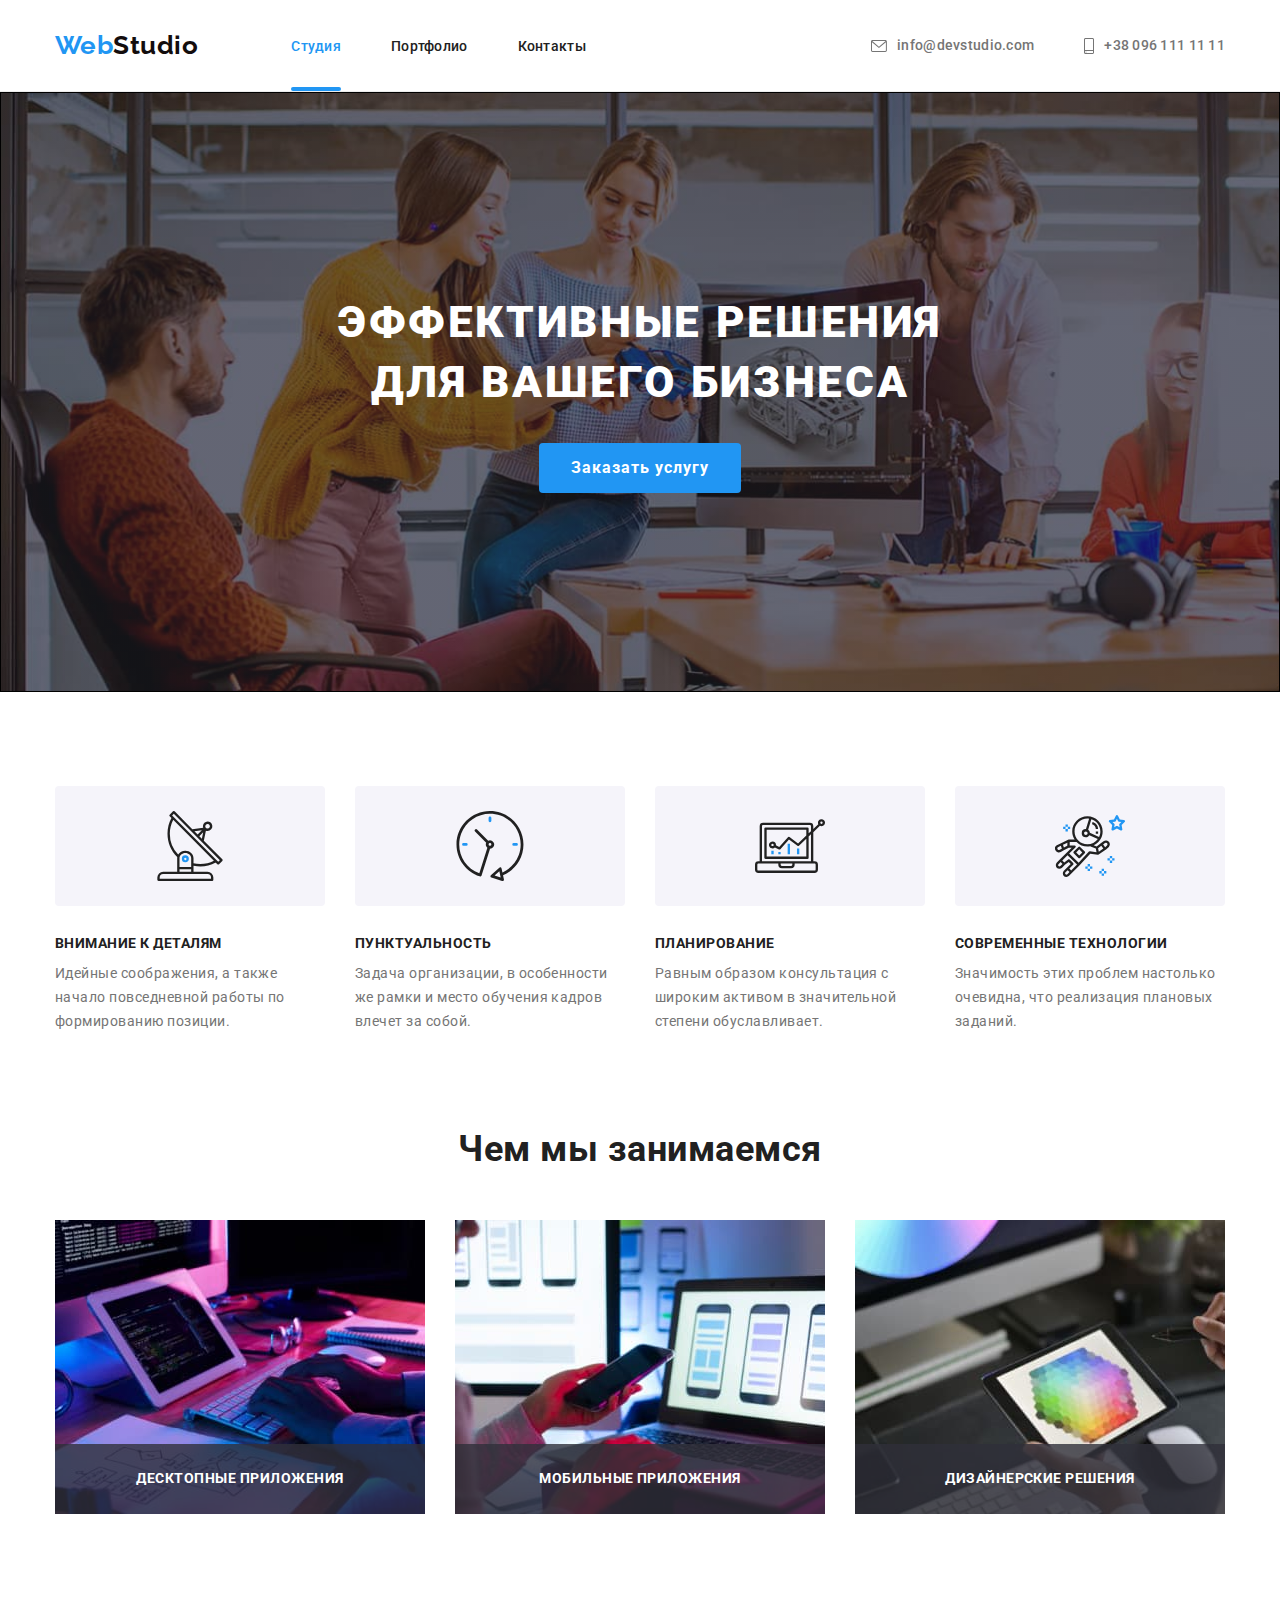
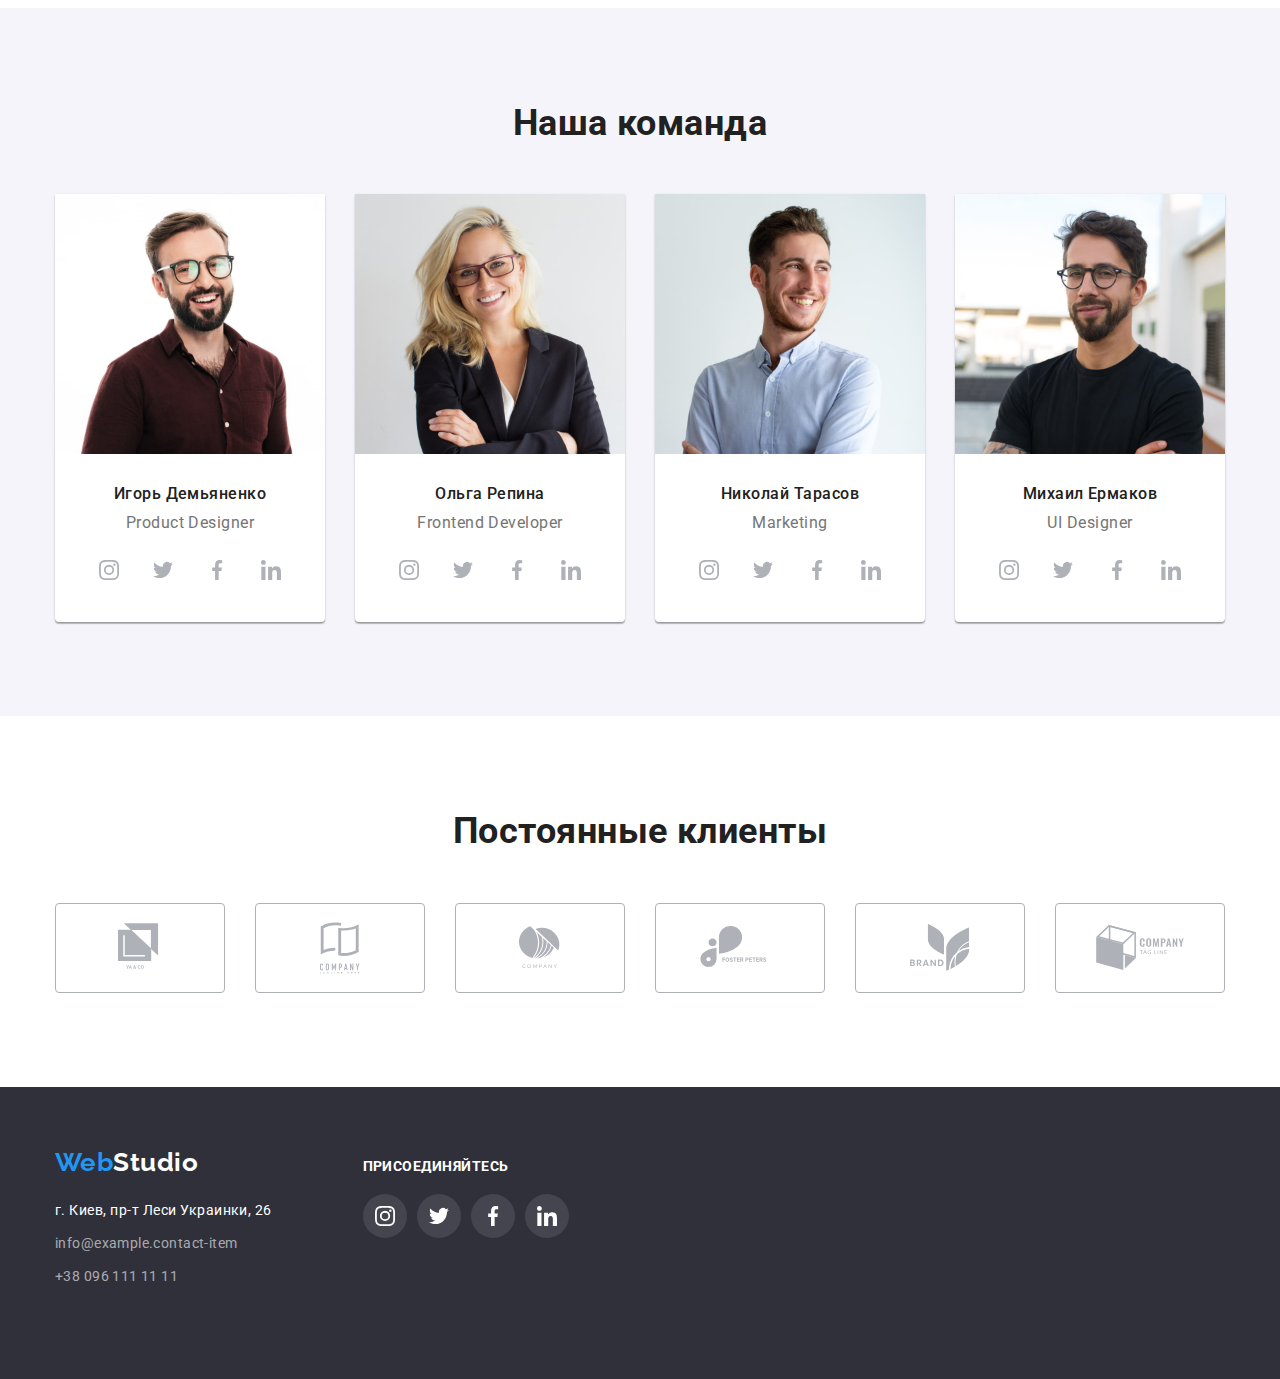
<file: index.html>
<!DOCTYPE html>
<html lang="ru">
<head>
    <meta charset="UTF-8">
    <meta http-equiv="X-UA-Compatible" content="IE=edge">
    <meta name="viewport" content="width=device-width, initial-scale=1.0">
    <title>Студия</title>
    <link rel="stylesheet" href="https://cdnjs.cloudflare.com/ajax/libs/modern-normalize/1.0.0/modern-normalize.min.css">
    <link rel="preconnect" href="https://fonts.gstatic.com">
    <link href="https://fonts.googleapis.com/css2?family=Raleway:wght@700&family=Roboto:wght@400;500;700;900&display=swap" rel="stylesheet">
    <link rel="stylesheet" href="./css/styles.css">
</head>
<body>
    <header>
        <div class="container page-header">
            <nav class="site-nav">
                <a href="./" class="logo" lang="en"> <span class="logo-part">Web</span>Studio</a>
                <ul class="list nav-list">
                    <li class="nav-item"><a href="./index.html" class="link nav-link current">Студия</a></li>
                    <li class="nav-item"><a href="./portfolio.html" class="link nav-link">Портфолио</a></li>
                    <li class="nav-item"><a href="" class="link nav-link">Контакты</a></li>
                </ul>
            </nav>
    
            <ul class="list contacts-list">
                <li><a href="mailto:info@devstudio.com" class="link contact-link">
                    <svg class="contact-icon" width="16" height="12">
                        <use href="./images/studio/icons.svg#icon-envelope"></use>
                    </svg>
                    info@devstudio.com</a>
                </li>
                <li><a href="tel:+380961111111" class="link contact-link">
                    <svg class="contact-icon" width="10" height="16">
                        <use href="./images/studio/icons.svg#icon-smartphone"></use>
                    </svg>
                    +38 096 111 11 11</a>
                </li>
            </ul>
        </div>
    </header>
    <main>
        <section class="hero">
            <div class="container">
                <h1 class="hero-title">Эффективные решения<br>для вашего бизнеса</h1>
                <button type="button" class="button" data-modal-open>Заказать услугу</button>
            </div>
        </section>
        <section class="benefits section">
            <div class="container">
                <h2 class="visually-hidden">Наши преимущества</h2>
                <ul class="list benefits-list grid">
                    <li class="benefits-item grid-item">
                        <div class="benefits-icon">
                            <svg width="70" height="70">
                                <use href="./images/studio/icons.svg#icon-antenna"></use>
                            </svg>
                        </div>
                        <h3 class="benefits-title">Внимание к деталям</h3>
                        <p>Идейные соображения, а также начало повседневной работы по формированию позиции.</p>
                    </li>
                    <li class="benefits-item grid-item">
                        <div class="benefits-icon">
                            <svg width="70" height="70">
                                <use href="./images/studio/icons.svg#icon-clock"></use>
                            </svg>
                        </div>
                        <h3 class="benefits-title">Пунктуальность</h3>
                        <p>Задача организации, в особенности же рамки и место обучения кадров влечет за собой.</p>
                    </li>
                    <li class="benefits-item grid-item">
                        <div class="benefits-icon">
                            <svg width="70" height="70">
                                <use href="./images/studio/icons.svg#icon-diagram"></use>
                            </svg>
                        </div>
                        <h3 class="benefits-title">Планирование</h3>
                        <p>Равным образом консультация с широким активом в значительной степени обуславливает.</p>
                    </li>
                    <li class="benefits-item grid-item">
                        <div class="benefits-icon">
                            <svg width="70" height="70">
                                <use href="./images/studio/icons.svg#icon-astronaut"></use>
                            </svg>
                        </div>
                        <h3 class="benefits-title">Современные технологии</h3>
                        <p>Значимость этих проблем настолько очевидна, что реализация плановых заданий.</p>
                    </li>
                </ul>
            </div>
        </section>
        <section class="work section">
            <div class="container">
                <h2 class="work-title">Чем мы занимаемся</h2>
                <ul class="list grid">
                    <li class="work-item grid-item">
                        <div class="work-item-thumb">
                            <img src="./images/studio/box1.jpg" alt="Программист пишет код на планшете в офисе" width="370">
                            <p class="work-item-name">Десктопные приложения</p>
                        </div>                        
                    </li>
                    <li class="work-item grid-item">
                        <div class="work-item-thumb">
                            <img src="./images/studio/box2.jpg" alt="Веб-дизайнер выбирает на ноутбуке виджеты для экрана мобильного телефона"
                                width="370">
                            <p class="work-item-name">Мобильные приложения</p>
                        </div>
                    </li>
                    <li class="work-item grid-item">
                        <div class="work-item-thumb">
                            <img src="./images/studio/box3.jpg" alt="Веб-дизайнер выборает цвет из палитры на планшете" width="370">
                            <p class="work-item-name">Дизайнерские решения</p>
                        </div>
                    </li>
                </ul>
            </div>          
        </section>
        <section class="team section">
           <div class="container">
                <h2 class="team-title">Наша команда</h2>
                <ul class="list team-list grid">

                    <li class="team-list-item grid-item">
                        <img src="./images/studio/img1.jpg" alt="Улыбающийся парень шатен в рубашке бордового цвета" width="270">
                        <div class="team-item">
                            <h3 class="member-name">Игорь Демьяненко</h3>
                            <p lang="en">Product Designer</p>
                        </div>
                        <ul class="list social-links">
                            <li class="social-links-item">
                                <a href="" class="link social-link" target="_blank" rel="noopener noreferrer" aria-label="Instagram">
                                    <svg class="social-icon" width="20" height="20">
                                        <use href="./images/studio/icons.svg#icon-instagram"></use>
                                    </svg>
                                </a>
                            </li>
                            <li class="social-links-item">
                                <a href="" class="link social-link" target="_blank" rel="noopener noreferrer" aria-label="Twitter">
                                    <svg class="social-icon" width="20" height="20">
                                        <use href="./images/studio/icons.svg#icon-twitter"></use>
                                    </svg>
                                </a>
                            </li>
                            <li class="social-links-item">
                                <a href="" class="social-link" target="_blank" rel="noopener noreferrer" aria-label="Facebook">
                                    <svg class="link social-icon" width="20" height="20">
                                        <use href="./images/studio/icons.svg#icon-facebook"></use>
                                    </svg>
                                </a>
                            </li>
                            <li class="social-links-item">
                                <a href="" class="link social-link" target="_blank" rel="noopener noreferrer" aria-label="Linkedin">
                                    <svg class="social-icon" width="20" height="20">
                                        <use href="./images/studio/icons.svg#icon-linkedin"></use>
                                    </svg>
                                </a>
                            </li>
                        </ul>
                    </li>

                    <li class="team-list-item grid-item">
                        <img src="./images/studio/img2.jpg" alt="Улыбающаяся девушка блондинка в черном пиджаке" width="270">
                        <div class="team-item">
                            <h3 class="member-name">Ольга Репина</h3>
                            <p lang="en">Frontend Developer</p>
                        </div>
                        <ul class="list social-links">
                            <li class="social-links-item">
                                <a href="" class="link social-link" target="_blank" rel="noopener noreferrer" aria-label="Instagram">
                                    <svg class="social-icon" width="20" height="20">
                                        <use href="./images/studio/icons.svg#icon-instagram"></use>
                                    </svg>
                                </a>
                            </li>
                            <li class="social-links-item">
                                <a href="" class="link social-link" target="_blank" rel="noopener noreferrer" aria-label="Twitter">
                                    <svg class="social-icon" width="20" height="20">
                                        <use href="./images/studio/icons.svg#icon-twitter"></use>
                                    </svg>
                                </a>
                            </li>
                            <li class="social-links-item">
                                <a href="" class="link social-link" target="_blank" rel="noopener noreferrer" aria-label="Facebook">
                                    <svg class="social-icon" width="20" height="20">
                                        <use href="./images/studio/icons.svg#icon-facebook"></use>
                                    </svg>
                                </a>
                            </li>
                            <li class="social-links-item">
                                <a href="" class="link social-link" target="_blank" rel="noopener noreferrer" aria-label="Linkedin">
                                    <svg class="social-icon" width="20" height="20">
                                        <use href="./images/studio/icons.svg#icon-linkedin"></use>
                                    </svg>
                                </a>
                            </li>
                        </ul>
                    </li>

                    <li class="team-list-item grid-item">
                        <img src="./images/studio/img3.jpg" alt="Улыбающийся парень шатен в рубашке голубого цвета" width="270">
                        <div class="team-item">
                            <h3 class="member-name">Николай Тарасов</h3>
                            <p lang="en">Marketing</p>
                        </div>
                        <ul class="list social-links">
                            <li class="social-links-item">
                                <a href="" class="link social-link" target="_blank" rel="noopener noreferrer" aria-label="Instagram">
                                    <svg class="social-icon" width="20" height="20">
                                        <use href="./images/studio/icons.svg#icon-instagram"></use>
                                    </svg>
                                </a>
                            </li>
                            <li class="social-links-item">
                                <a href="" class="link social-link" target="_blank" rel="noopener noreferrer" aria-label="Twitter">
                                    <svg class="social-icon" width="20" height="20">
                                        <use href="./images/studio/icons.svg#icon-twitter"></use>
                                    </svg>
                                </a>
                            </li>
                            <li class="social-links-item">
                                <a href="" class="link social-link" target="_blank" rel="noopener noreferrer" aria-label="Facebook">
                                    <svg class="social-icon" width="20" height="20">
                                        <use href="./images/studio/icons.svg#icon-facebook"></use>
                                    </svg>
                                </a>
                            </li>
                            <li class="social-links-item">
                                <a href="" class="link social-link" target="_blank" rel="noopener noreferrer" aria-label="Linkedin">
                                    <svg class="social-icon" width="20" height="20">
                                        <use href="./images/studio/icons.svg#icon-linkedin"></use>
                                    </svg>
                                </a>
                            </li>
                        </ul>
                    </li>

                    <li class="team-list-item grid-item">
                        <img src="./images/studio/img4.jpg" alt="Улыбающийся парень брюнет в футболке черного цвета" width="270">
                        <div class="team-item">
                            <h3 class="member-name">Михаил Ермаков</h3>
                            <p lang="en">UI Designer</p>
                        </div>
                        <ul class="list social-links">
                            <li class="social-links-item">
                                <a href="" class="link social-link" target="_blank" rel="noopener noreferrer" aria-label="Instagram">
                                    <svg class="social-icon" width="20" height="20">
                                        <use href="./images/studio/icons.svg#icon-instagram"></use>
                                    </svg>
                                </a>
                            </li>
                            <li class="social-links-item">
                                <a href="" class="link social-link" target="_blank" rel="noopener noreferrer" aria-label="Twitter">
                                    <svg class="social-icon" width="20" height="20">
                                        <use href="./images/studio/icons.svg#icon-twitter"></use>
                                    </svg>
                                </a>
                            </li>
                            <li class="social-links-item">
                                <a href="" class="link social-link" target="_blank" rel="noopener noreferrer" aria-label="Facebook">
                                    <svg class="social-icon" width="20" height="20">
                                        <use href="./images/studio/icons.svg#icon-facebook"></use>
                                    </svg>
                                </a>
                            </li>
                            <li class="social-links-item">
                                <a href="" class="link social-link" target="_blank" rel="noopener noreferrer" aria-label="Linkedin">
                                    <svg class="social-icon" width="20" height="20">
                                        <use href="./images/studio/icons.svg#icon-linkedin"></use>
                                    </svg>
                                </a>
                            </li>
                        </ul>
                    </li>
                </ul>
           </div>
        </section>     
        <section class="clients section">
            <div class="container">
                <h2 class="clients-section-title">Постоянные клиенты</h2>
                <ul class="list clients-list grid">
                    <li class="clients-list-item grid-item">
                        <a href="" class="link client-item" target="_blank" rel="noopener noreferrer" aria-label="YA&CO">
                            <svg class="client-icon" width="44.27" height="49.23">
                                <use href="./images/studio/icons.svg#icon-client1"></use>
                            </svg>
                        </a>
                    </li>

                    <li class="clients-list-item grid-item">
                        <a href="" class="link client-item" target="_blank" rel="noopener noreferrer" aria-label="Company Tagline Here">
                            <svg class="client-icon" width="40" height="52">
                                <use href="./images/studio/icons.svg#icon-client2"></use>
                            </svg>
                        </a>
                    </li>

                    <li class="clients-list-item grid-item">
                        <a href="" class="link client-item" target="_blank" rel="noopener noreferrer" aria-label="Company">
                            <svg class="client-icon" width="41" height="42.6">
                                <use href="./images/studio/icons.svg#icon-client3"></use>
                            </svg>
                        </a>
                    </li>

                    <li class="clients-list-item grid-item">
                        <a href="" class="link client-item" target="_blank" rel="noopener noreferrer" aria-label="Foster Peters">
                            <svg class="client-icon" width="79.66" height="42.02">
                                <use href="./images/studio/icons.svg#icon-client4"></use>
                            </svg>
                        </a>
                    </li>

                    <li class="clients-list-item grid-item">
                        <a href="" class="link client-item" target="_blank" rel="noopener noreferrer" aria-label="Brand">
                            <svg class="client-icon" width="59" height="47">
                                <use href="./images/studio/icons.svg#icon-client5"></use>
                            </svg>
                        </a>
                    </li>

                    <li class="clients-list-item grid-item">
                        <a href="" class="link client-item" target="_blank" rel="noopener noreferrer" aria-label="Company Tag Line">
                            <svg class="client-icon" width="88.48" height="45.44">
                                <use href="./images/studio/icons.svg#icon-client6"></use>
                            </svg>
                        </a>
                    </li>
                </ul>
            </div>
        </section>
    </main>
    <footer class="page-footer dark-bg">
        <div class="container">            
            <div class="footer-section grid">
                <div class="footer-item grid-item">
                    <a href="./" class="logo" lang="en"> <span class="logo-part">Web</span>Studio</a>
                    <address class="address">
                        г. Киев, пр-т Леси Украинки, 26
                        <ul class="list">
                            <li class="contact-item">info@example.contact-item</li>
                            <li class="contact-item">+38 096 111 11 11</li>
                        </ul>                    
                    </address>
                </div>
                <div class="footer-item grid-item">
                    <strong class="footer-social-links">Присоединяйтесь</strong>
                    <ul class="list social-links">
                        <li class="social-links-item">
                            <a href="" class="link social-link" target="_blank" rel="noopener noreferrer" aria-label="Instagram">
                                <svg class="social-icon" width="20" height="20">
                                    <use href="./images/studio/icons.svg#icon-instagram"></use>
                                </svg>
                            </a>
                        </li>
                        <li class="social-links-item">
                            <a href="" class="link social-link" target="_blank" rel="noopener noreferrer" aria-label="Twitter">
                                <svg class="social-icon" width="20" height="20">
                                    <use href="./images/studio/icons.svg#icon-twitter"></use>
                                </svg>
                            </a>
                        </li>
                        <li class="social-links-item">
                            <a href="" class="link social-link" target="_blank" rel="noopener noreferrer" aria-label="Facebook">
                                <svg class="social-icon" width="20" height="20">
                                    <use href="./images/studio/icons.svg#icon-facebook"></use>
                                </svg>
                            </a>
                        </li>
                        <li class="social-links-item">
                            <a href="" class="link social-link" target="_blank" rel="noopener noreferrer" aria-label="Linkedin">
                                <svg class="social-icon" width="20" height="20">
                                    <use href="./images/studio/icons.svg#icon-linkedin"></use>
                                </svg>
                            </a>
                        </li>
                    </ul>
                </div>
                <div class="form-item grid-item"></div>
            </div>
        </div>
    </footer>
    <div class="backdrop is-hidden" data-modal>
        <div class="modal">
            <button class="modal-button" data-modal-close>
                <svg class="modal-button-icon" width="18" height="18">
                    <use href="./images/studio/icons.svg#icon-close"></use>
                </svg>
            </button>
        </div>
    </div>
    <script src="./js/modal.js"></script>
</body>
</html>
</file>
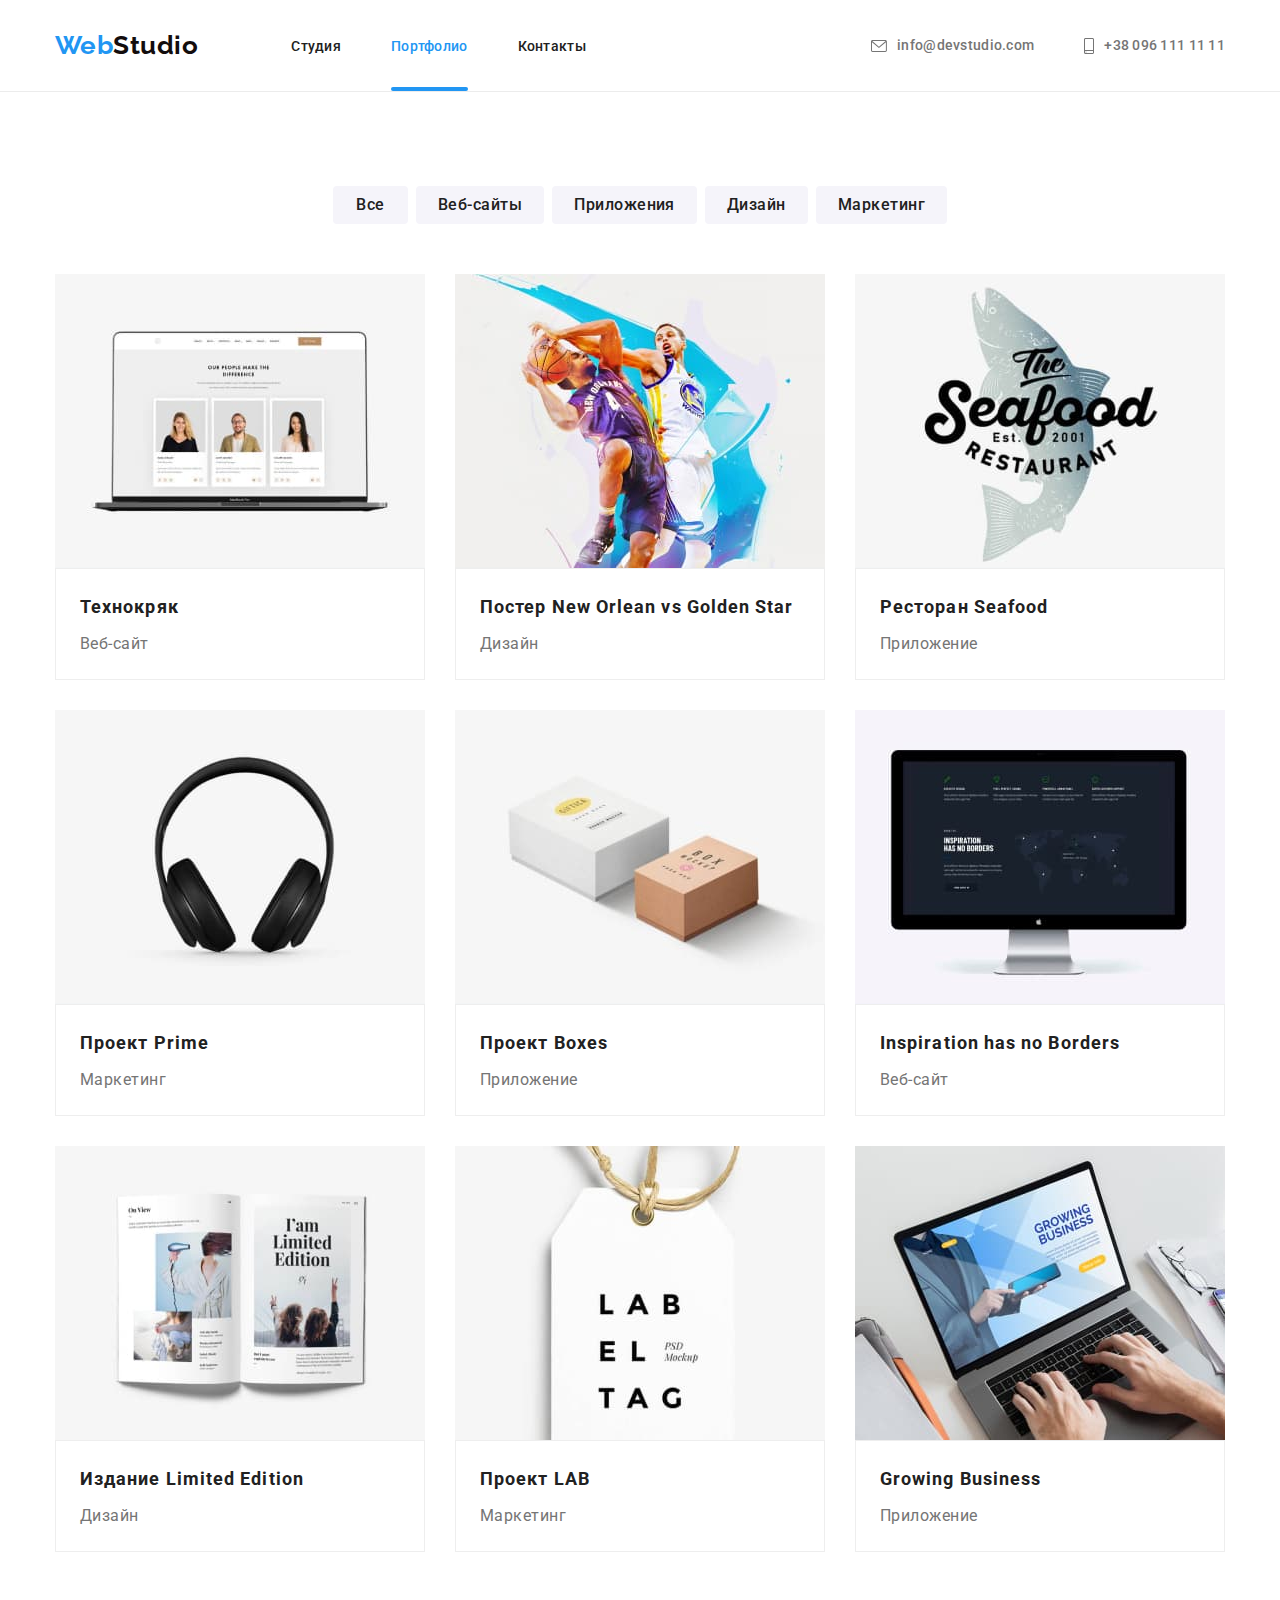
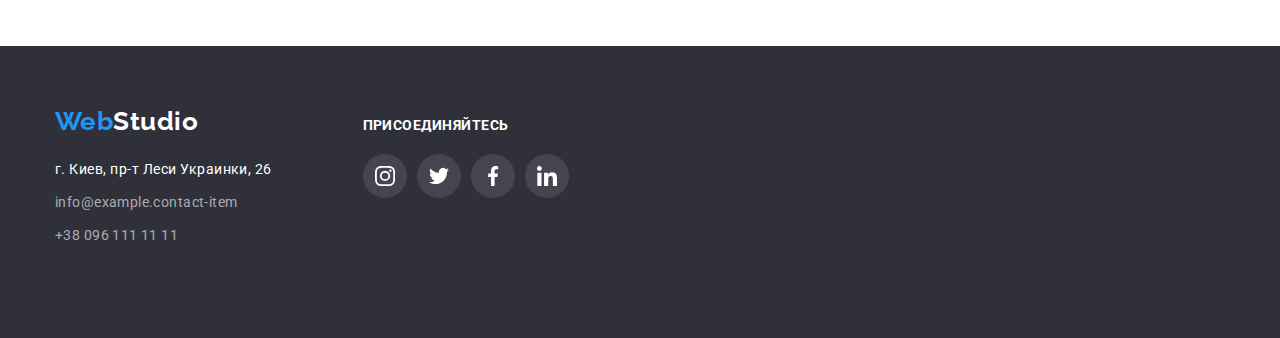
<file: portfolio.html>
<!DOCTYPE html>
<html lang="ru">
<head>
    <meta charset="UTF-8">
    <meta http-equiv="X-UA-Compatible" content="IE=edge">
    <meta name="viewport" content="width=device-width, initial-scale=1.0">
    <title>Портфолио</title>
    <link rel="stylesheet" href="https://cdnjs.cloudflare.com/ajax/libs/modern-normalize/1.0.0/modern-normalize.min.css">
    <link rel="preconnect" href="https://fonts.gstatic.com">
    <link href="https://fonts.googleapis.com/css2?family=Raleway:wght@700&family=Roboto:wght@400;500;700;900&display=swap" rel="stylesheet">
    <link rel="stylesheet" href="./css/styles.css">
</head>
<body>
    <header>
        <div class="container page-header">
            <nav class="site-nav">
                <a href="./" class="logo" lang="en"> <span class="logo-part">Web</span>Studio</a>
                <ul class="list nav-list">
                    <li class="nav-item"><a href="./index.html" class="link nav-link">Студия</a></li>
                    <li class="nav-item"><a href="./portfolio.html" class="link nav-link current">Портфолио</a></li>
                    <li class="nav-item"><a href="" class="link nav-link">Контакты</a></li>
                </ul>
            </nav>
    
            <ul class="list contacts-list">
                <li><a href="mailto:info@devstudio.com" class="link contact-link">
                        <svg class="contact-icon" width="16" height="12">
                            <use href="./images/studio/icons.svg#icon-envelope"></use>
                        </svg>
                        info@devstudio.com</a>
                </li>
                <li><a href="tel:+380961111111" class="link contact-link">
                        <svg class="contact-icon" width="10" height="16">
                            <use href="./images/studio/icons.svg#icon-smartphone"></use>
                        </svg>
                        +38 096 111 11 11</a>
                </li>
            </ul>
        </div>
    </header>
    <main>
        <section class="work-examples section">
            <div class="container">
                <h1 class="visually-hidden">Примеры работ</h1>
                <ul class="list button-list">
                    <li><button type="button" class="button">Все</button></li>
                    <li><button type="button" class="button">Веб-сайты</button></li>
                    <li><button type="button" class="button">Приложения</button></li>
                    <li><button type="button" class="button">Дизайн</button></li>
                    <li><button type="button" class="button">Маркетинг</button></li>
                </ul>
                <ul class="list work-examples-list grid">

                    <li class="examples-list-item grid-item">
                        <a href="" class="link example-link">
                            <div class="exapmle-img-thumb">
                                <img src="./images/portfolio/img1.jpg" alt="Ноутбук с открытой страницей сайта" width="370" height="294">
                                <div class="img-text-thumb">
                                    <p>Технокряк это современная площадка распространения коронавируса. Компании используют эту
                                        платформу для цифрового шпионажа и атак на защищённые сервера конкурентов.</p>
                                </div>
                            </div>
                            <div class="example-item">
                                <h2 class="example-name">Технокряк</h2>
                                <p>Веб-сайт</p>
                            </div>
                        </a>
                    </li>

                    <li class="examples-list-item grid-item">
                        <a href="" class="link example-link">
                            <div class="exapmle-img-thumb">
                                <img src="./images/portfolio/img2.jpg" alt="Два баскетболиста с мячом" width="370" height="294">
                                <div class="img-text-thumb">
                                    <p>Технокряк это современная площадка распространения коронавируса. Компании используют эту
                                        платформу для цифрового шпионажа и атак на защищённые сервера конкурентов.</p>
                                </div>
                            </div>
                            <div class="example-item">
                                <h2 class="example-name">Постер <span lang="en">New Orlean vs Golden Star</span></h2>
                                <p>Дизайн</p>
                            </div>
                        </a>
                    </li>

                    <li class="examples-list-item grid-item">
                        <a href="" class="link example-link">
                            <div class="exapmle-img-thumb">
                                <img src="./images/portfolio/img3.jpg" alt="Логотип с названием ресторана на фоне изображения рыбы" width="370"
                                height="294">
                                <div class="img-text-thumb">
                                    <p>Технокряк это современная площадка распространения коронавируса. Компании используют эту
                                        платформу для цифрового шпионажа и атак на защищённые сервера конкурентов.</p>
                                </div>
                            </div>
                            <div class="example-item">
                                <h2 class="example-name">Ресторан <span lang="en">Seafood</span></h2>
                                <p>Приложение</p>
                            </div>
                        </a>
                    </li>

                    <li class="examples-list-item grid-item">
                        <a href="" class="link example-link">
                            <div class="exapmle-img-thumb">
                                <img src="./images/portfolio/img4.jpg" alt="Большие черные наушники" width="370" height="294">
                                <div class="img-text-thumb">
                                    <p>Технокряк это современная площадка распространения коронавируса. Компании используют эту
                                        платформу для цифрового шпионажа и атак на защищённые сервера конкурентов.</p>
                                </div>
                            </div>
                            <div class="example-item">
                                <h2 class="example-name">Проект <span lang="en">Prime</span></h2>
                                <p>Маркетинг</p>
                            </div>
                        </a>
                    </li>

                    <li class="examples-list-item grid-item">
                        <a href="" class="link example-link">
                            <div class="exapmle-img-thumb">
                                <img src="./images/portfolio/img5.jpg" alt="Белая и коричневая коробки разного размера" width="370"
                                height="294">
                                <div class="img-text-thumb">
                                    <p>Технокряк это современная площадка распространения коронавируса. Компании используют эту
                                        платформу для цифрового шпионажа и атак на защищённые сервера конкурентов.</p>
                                </div>
                            </div>
                            <div class="example-item">
                                <h2 class="example-name">Проект <span lang="en">Boxes</span></h2>
                                <p>Приложение</p>
                            </div>
                        </a>
                    </li>

                    <li class="examples-list-item grid-item">
                        <a href="" class="link example-link">
                            <div class="exapmle-img-thumb">
                                <img src="./images/portfolio/img6.jpg" alt="Десктоп с открытой страницей сайта" width="370" height="294">
                                <div class="img-text-thumb">
                                    <p>Технокряк это современная площадка распространения коронавируса. Компании используют эту
                                        платформу для цифрового шпионажа и атак на защищённые сервера конкурентов.</p>
                                </div>
                            </div>
                            <div class="example-item">
                                <h2 class="example-name" lang="en">Inspiration has no Borders</h2>
                                <p>Веб-сайт</p>
                            </div>
                        </a>
                    </li>
                    
                    <li class="examples-list-item grid-item">
                        <a href="" class="link example-link">
                            <div class="exapmle-img-thumb">
                                <img src="./images/portfolio/img7.jpg" alt="Открытый разворот журнала" width="370" height="294">
                                <div class="img-text-thumb">
                                    <p>Технокряк это современная площадка распространения коронавируса. Компании используют эту
                                        платформу для цифрового шпионажа и атак на защищённые сервера конкурентов.</p>
                                </div>
                            </div>
                            <div class="example-item">
                                <h2 class="example-name">Издание <span lang="en">Limited Edition</span></h2>
                                <p>Дизайн</p>
                            </div>
                        </a>
                    </li>

                    <li class="examples-list-item grid-item">
                        <a href="" class="link example-link">
                            <div class="exapmle-img-thumb">
                                <img src="./images/portfolio/img8.jpg" alt="Этикетка с текстом на шнурке" width="370" height="294">
                                <div class="img-text-thumb">
                                    <p>Технокряк это современная площадка распространения коронавируса. Компании используют эту
                                        платформу для цифрового шпионажа и атак на защищённые сервера конкурентов.</p>
                                </div>
                            </div>
                            <div class="example-item">
                                <h2 class="example-name">Проект <span lang="en">LAB</span></h2>
                                <p>Маркетинг</p>
                            </div>
                        </a>
                    </li>
                    
                    <li class="examples-list-item grid-item">
                        <a href="" class="link example-link">
                            <div class="exapmle-img-thumb">
                                <img src="./images/portfolio/img9.jpg" alt="Человек открыл страницу сайта на ноутбуке" width="370" height="294">
                                <div class="img-text-thumb">
                                    <p>Технокряк это современная площадка распространения коронавируса. Компании используют эту
                                        платформу для цифрового шпионажа и атак на защищённые сервера конкурентов.</p>
                                </div>
                            </div>
                            <div class="example-item">
                                <h2 class="example-name" lang="en">Growing Business</h2>
                                <p>Приложение</p>
                            </div>
                        </a>
                    </li>
                </ul>
            </div>
        </section>        
    </main>
    <footer class="page-footer dark-bg">
        <div class="container">
            <div class="footer-section grid">
                <div class="footer-item grid-item">
                    <a href="./" class="logo" lang="en"> <span class="logo-part">Web</span>Studio</a>
                    <address class="address">
                        г. Киев, пр-т Леси Украинки, 26
                        <ul class="list">
                            <li class="contact-item">info@example.contact-item</li>
                            <li class="contact-item">+38 096 111 11 11</li>
                        </ul>
                    </address>
                </div>
                <div class="footer-item grid-item">
                    <strong class="footer-social-links">Присоединяйтесь</strong>
                    <ul class="list social-links">
                        <li class="social-links-item">
                            <a href="" class="link social-link" target="_blank" rel="noopener noreferrer" aria-label="Instagram">
                                <svg class="social-icon" width="20" height="20">
                                    <use href="./images/studio/icons.svg#icon-instagram"></use>
                                </svg>
                            </a>
                        </li>
                        <li class="social-links-item">
                            <a href="" class="link social-link" target="_blank" rel="noopener noreferrer" aria-label="Twitter">
                                <svg class="social-icon" width="20" height="20">
                                    <use href="./images/studio/icons.svg#icon-twitter"></use>
                                </svg>
                            </a>
                        </li>
                        <li class="social-links-item">
                            <a href="" class="link social-link" target="_blank" rel="noopener noreferrer" aria-label="Facebook">
                                <svg class="social-icon" width="20" height="20">
                                    <use href="./images/studio/icons.svg#icon-facebook"></use>
                                </svg>
                            </a>
                        </li>
                        <li class="social-links-item">
                            <a href="" class="link social-link" target="_blank" rel="noopener noreferrer" aria-label="Linkedin">
                                <svg class="social-icon" width="20" height="20">
                                    <use href="./images/studio/icons.svg#icon-linkedin"></use>
                                </svg>
                            </a>
                        </li>
                    </ul>
                </div>
                <div class="form-item grid-item"></div>
            </div>
        </div>
    </footer>
</body>
</html>
</file>
<file: css/styles.css>
:root {
  --main-text-color: #757575;
  --title-color: #212121;
  --dark-bg-text-color: #ffffff;
  --accent-color: #2196f3;
  --dark-bg-color: #2f303a;
  --first-bg-color: #c4c4c4;
  --second-bg-color: #f5f4fa;
  --bg-border-color: #000000;
  --logo-color: #130d0d;
  --header-border-color: #ececec;
  --border-color: #eeeeee;
  --icons-color: #afb1b8;
  --grid-item: 1;
  --animation: 250ms cubic-bezier(0.4, 0, 0.2, 1);
}

body {
  font-family: Roboto, sans-serif;
  font-size: 16px;
  line-height: 1.71;
  letter-spacing: 0.03em;
  color: var(--main-text-color);
}

h1,
h2,
h3,
p {
  margin: 0;
}

.link,
.logo {
  text-decoration: none;
  color: inherit;
}

.list {
  list-style: none;
  padding-left: 0;
  margin: 0;
}

button {
  font-family: inherit;
}

img {
  display: block;
  max-width: 100%;
  height: auto;
}

.visually-hidden {
  position: absolute !important;
  clip: rect(1px 1px 1px 1px);
  clip: rect(1px, 1px, 1px, 1px);
  padding: 0 !important;
  border: 0 !important;
  height: 1px !important;
  width: 1px !important;
  overflow: hidden;
}

.container {
  width: 1200px;
  padding-left: 15px;
  padding-right: 15px;
  margin-left: auto;
  margin-right: auto;
}

.grid {
  display: flex;
  flex-wrap: wrap;
  margin-left: -30px;
  margin-top: -30px;
}

.grid-item {
  flex-basis: calc((100% - 30px * var(--grid-item)) / var(--grid-item));
  margin-left: 30px;
  margin-top: 30px;
}

/* Header */

header {
  border-bottom: 1px solid var(--header-border-color);
}

.page-header {
  display: flex;
  align-items: center;
}

.site-nav {
  display: flex;
  align-items: center;
}

.nav-list {
  display: flex;
}

.contacts-list {
  display: flex;
  margin-left: auto;
}

.nav-list > li:not(:last-child),
.contacts-list > li:not(:last-child) {
  margin-right: 50px;
}

.site-nav .logo {
  margin-right: 93px;
}

.logo {
  font-family: Raleway;
  font-weight: 700;
  font-size: 26px;
  line-height: 1.19;
  color: var(--logo-color);
}

.logo-part {
  color: var(--accent-color);
}

.nav-item {
  position: relative;

  display: block;
  padding-top: 32px;
  padding-bottom: 32px;
}

.nav-link,
.contact-link {
  font-weight: 500;
  font-size: 14px;
  line-height: 1.14;
  letter-spacing: 0.02em;

  transition: color var(--animation);
}

.nav-link {
  color: var(--title-color);
}

.nav-link:hover,
.nav-link:focus,
.contact-link:hover,
.contact-link:focus {
  outline: none;
  color: var(--accent-color);
}

.nav-link.current {
  color: var(--accent-color);
}

.current::after {
  position: absolute;
  left: 0;
  right: 0;
  bottom: 0;

  content: '';
  display: block;
  width: 100%;
  height: 4px;
  border-radius: 2px;
  background-color: var(--accent-color);
  background-repeat: no-repeat;
}

.contact-link {
  display: flex;
  align-items: center;
}

.contact-icon {
  margin-right: 10px;
  fill: currentColor;
}

/*Страница Студия*/

/* Герой */

.hero {
  padding-top: 200px;
  padding-bottom: 200px;
  text-align: center;

  color: var(--dark-bg-text-color);
  background-color: var(--first-bg-color);
  border: 1px solid var(--bg-border-color);
  background-image: linear-gradient(rgba(47, 48, 58, 0.4), rgba(47, 48, 58, 0.4)), url(../images/studio/hero.jpg);
  max-width: 1600px;
  height: 600px;
  background-repeat: no-repeat;
  background-size: cover;
  background-position: left top;
  margin-right: auto;
  margin-left: auto;
}

.hero-title {
  margin-bottom: 30px;

  font-weight: 900;
  font-size: 44px;
  line-height: 1.36;
  letter-spacing: 0.06em;
  text-transform: uppercase;
}

.hero .button {
  display: inline-block;
  padding: 10px 32px;
  border-radius: 4px;
  min-width: 200px;

  font-weight: 700;
  font-size: 16px;
  line-height: 1.88;
  text-align: center;
  letter-spacing: 0.06em;
  color: var(--dark-bg-text-color);
  background-color: var(--accent-color);
  border: var(--accent-color);
  cursor: pointer;
}

/* Преимущества  */
.section {
  padding-top: 94px;
  padding-bottom: 94px;
}

.benefits-list {
  font-size: 14px;
}

.benefits-item {
  --grid-item: 4;
}

.benefits-icon {
  display: flex;
  height: 120px;
  width: 100%;
  margin-bottom: 30px;
  align-items: center;
  justify-content: center;
  border-radius: 4px;

  background-color: var(--second-bg-color);
}

.benefits-title {
  margin-bottom: 10px;

  font-size: 14px;
  font-weight: 700;
  line-height: 1.14;
  text-transform: uppercase;
  color: var(--title-color);
}

/* Работа */

.work {
  padding-top: 0;
}

.work-title,
.team-title {
  margin-bottom: 50px;

  font-weight: 700;
  font-size: 36px;
  line-height: 1.17;
  text-align: center;
  color: var(--title-color);
}

.work-item {
  --grid-item: 3;
}

.work-item-thumb {
  position: relative;
}

.work-item-name {
  position: absolute;
  left: 0;
  right: 0;
  bottom: 0;

  display: block;
  padding-top: 27px;
  padding-bottom: 27px;
  text-align: center;

  font-weight: 700;
  font-size: 14px;
  line-height: 1.14;
  text-transform: uppercase;

  color: var(--dark-bg-text-color);
  background-color: rgba(47, 48, 58, 0.8);
}

/* Команда */

.team {
  background-color: var(--second-bg-color);
}

.team-list {
  text-align: center;
  line-height: 1.19;
}

.team-list-item {
  --grid-item: 4;
  padding-bottom: 30px;

  background-color: var(--dark-bg-text-color);
  border-radius: 0 0 4px 4px;
  box-shadow: 0px 1px 3px rgba(0, 0, 0, 0.12), 0px 1px 1px rgba(0, 0, 0, 0.14), 0px 2px 1px rgba(0, 0, 0, 0.2);
}

.team-item {
  padding-top: 30px;
  padding-bottom: 16px;
}

.member-name {
  margin-bottom: 10px;

  font-weight: 500;
  font-size: 16px;
  color: var(--title-color);
}

.social-links {
  display: inline-flex;
}

.social-links-item:not(:last-child) {
  margin-right: 10px;
}

.social-links-item {
  width: 44px;
  height: 44px;
}

.social-link {
  display: flex;
  width: 100%;
  height: 100%;
  align-items: center;
  justify-content: center;
  border-radius: 50%;

  transition: background-color var(--animation);
}

.social-link:hover,
.social-link:focus {
  outline: none;
  background-color: var(--accent-color);
}

.social-icon {
  fill: var(--icons-color);

  transition: fill var(--animation);
}

.social-link:hover .social-icon,
.social-link:focus .social-icon {
  fill: var(--dark-bg-text-color);
}

/* Клиенты */

.clients-section-title {
  margin-bottom: 50px;

  font-weight: 700;
  font-size: 36px;
  line-height: 1.17;
  text-align: center;
  color: var(--title-color);
}

.clients-list-item {
  --grid-item: 6;
  height: 90px;
  width: 100%;
}

.client-item {
  display: flex;
  height: 100%;
  width: 100%;
  align-items: center;
  justify-content: center;
  color: var(--icons-color);
  border: 1px solid;
  border-radius: 4px;

  transition: color var(--animation);
}

.client-icon {
  fill: currentColor;

  transition: fill var(--animation);
}

.client-item:hover,
.client-item:focus {
  outline: none;
  color: var(--accent-color);
}

.client-item:hover .client-icon,
.client-item:focus .client-icon {
  fill: currentColor;
}

/* Footer */

.dark-bg,
.dark-bg .logo {
  background-color: var(--dark-bg-color);
  color: var(--dark-bg-text-color);
}

.page-footer {
  padding-top: 60px;
  padding-bottom: 60px;
}

.footer-section {
  align-items: baseline;
}

.footer-item {
  flex-basis: calc((50% - 45px) / 2);
}

.form-item {
  flex-basis: calc(50% - 15px);
}

.address {
  margin-top: 20px;

  font-style: normal;
  font-size: 14px;
}

.contact-item {
  margin-top: 9px;

  font-weight: 400;
  line-height: 1.71;
  letter-spacing: 0.03em;
  color: rgba(255, 255, 255, 0.6);
}

.footer-social-links {
  display: block;
  margin-bottom: 20px;

  text-transform: uppercase;
  font-weight: 700;
  font-size: 14px;
  line-height: 1.14;
}

.footer-item .social-link {
  background-color: rgba(255, 255, 255, 0.1);

  transition: background-color var(--animation);
}

.footer-item .social-icon {
  fill: var(--dark-bg-text-color);
}

.footer-item .social-link:hover,
.footer-item .social-link:focus {
  background-color: var(--accent-color);
}

/*Страница Портфолио*/

.button-list {
  display: flex;
  justify-content: center;
  margin-bottom: 50px;
}

.button-list > li:not(:last-child) {
  margin-right: 8px;
}

.button {
  display: inline-block;
  padding: 6px 22px;
  border-radius: 4px;
  min-width: 75px;

  font-weight: 500;
  font-size: 16px;
  line-height: 1.63;
  text-align: center;
  letter-spacing: 0.03em;
  color: var(--title-color);
  background-color: var(--second-bg-color);
  border: var(--second-bg-color);
  cursor: pointer;

  transition: color var(--animation), background-color var(--animation), border var(--animation),
    box-shadow var(--animation);
}

.button:hover,
.button:focus {
  color: var(--dark-bg-text-color);
  background-color: var(--accent-color);
  border: var(--accent-color);
  outline: none;
  box-shadow: 0px 3px 1px rgba(0, 0, 0, 0.1), 0px 1px 2px rgba(0, 0, 0, 0.08), 0px 2px 2px rgba(0, 0, 0, 0.12);
}

.work-examples-list {
  line-height: 1.86;
}

.examples-list-item {
  --grid-item: 3;

  background-color: var(--dark-bg-text-color);
}

.example-link {
  display: block;

  transition: box-shadow var(--animation);
}

.example-link:hover,
.example-link:focus {
  outline: none;
  box-shadow: 0px 1px 1px rgba(0, 0, 0, 0.12), 0px 4px 4px rgba(0, 0, 0, 0.06), 1px 4px 6px rgba(0, 0, 0, 0.16);
}

.example-item {
  padding: 20px 24px;
  border: 1px solid var(--border-color);
}

.example-name {
  margin-bottom: 4px;

  font-weight: 700;
  font-size: 18px;
  line-height: 2;
  letter-spacing: 0.06em;
  color: var(--title-color);
}

.exapmle-img-thumb {
  position: relative;

  overflow: hidden;
}

.img-text-thumb {
  position: absolute;
  top: 0;
  left: 0;
  right: 0;
  bottom: 0;

  display: block;
  padding: 63px 24px;

  font-size: 18px;
  line-height: 1.56;
  color: var(--dark-bg-text-color);
  background-color: rgba(33, 150, 243, 0.9);

  transform: translateY(100%);
  transition: transform var(--animation);
}

.example-link:hover .img-text-thumb,
.example-link:focus .img-text-thumb {
  transform: translateY(0);
}

/* Модальное окно */

.backdrop {
  position: fixed;
  top: 0;
  left: 0;
  width: 100vw;
  height: 100vh;
  z-index: 100;
  opacity: 1;

  background-color: rgba(0, 0, 0, 0.2);

  transition: opacity var(--animation);
}

.backdrop.is-hidden {
  opacity: 0;
  visibility: hidden;
  pointer-events: none;
}

.backdrop.is-hidden .modal {
  transform: translate(-50%, -50%) scale(1.2);
}

.modal {
  position: absolute;
  top: 50%;
  left: 50%;
  transform: translate(-50%, -50%) scale(1);
  z-index: 101;

  transition: transform var(--animation);

  width: 528px;
  height: 581px;

  background-color: var(--dark-bg-text-color);
  box-shadow: 0px 1px 3px rgba(0, 0, 0, 0.12), 0px 1px 1px rgba(0, 0, 0, 0.14), 0px 2px 1px rgba(0, 0, 0, 0.2);
  border-radius: 4px;
}

.modal-button {
  position: absolute;
  top: 8px;
  right: 8px;
  z-index: 102;

  display: flex;
  align-items: center;
  justify-content: center;
  height: 30px;
  width: 30px;

  background-color: var(--dark-bg-text-color);
  border: 1px solid rgba(0, 0, 0, 0.1);
  border-radius: 50%;
  outline: none;
}

.modal-button-icon {
  fill: var(--bg-border-color);
}
</file>
